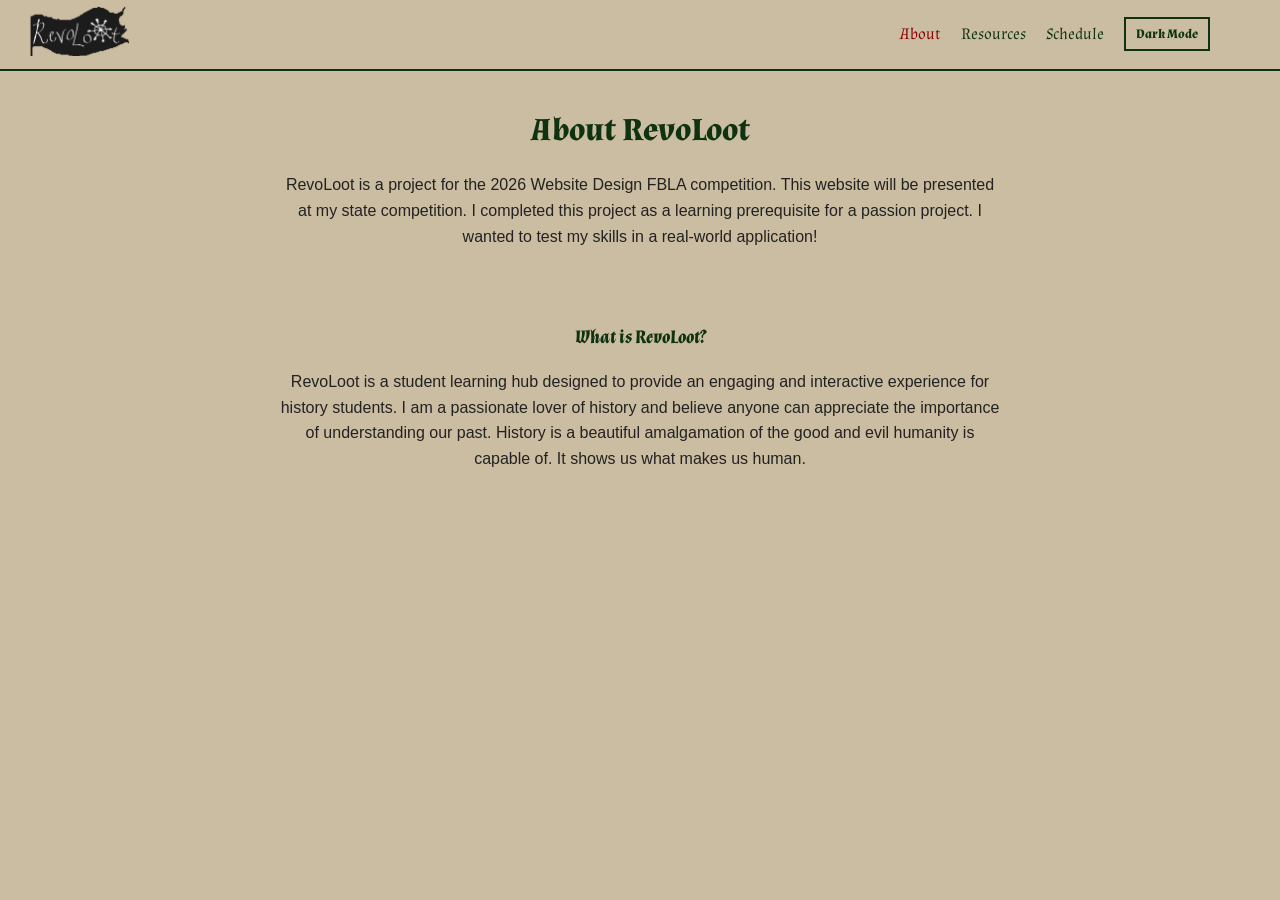
<file: about.html>
<!DOCTYPE html>
<html lang="en">
<head>
    <meta charset="UTF-8" />
    <meta name="viewport" content="width=device-width, initial-scale=1.0"/>
    <title>About</title>

    <link href="https://fonts.googleapis.com/css2?family=Almendra:wght@400;700&display=swap" rel="stylesheet">

    <style>
        :root {
            --deep-red: #8b0000;
            --gold: #c5a059;
            --dark-green: #0f3210;
            --beige: #cbbda1;
            --dark-bg: #1c1c1c;
            --card-dark: #1f1f1f;
            --text-dark: #222;
            --text-light: #fff;
        }

        body {
            margin: 0;
            font-family: "Montserrat", sans-serif;
            background: var(--beige);
            color: var(--text-dark);
            min-height: 100vh;
            transition: background 0.3s, color 0.3s;
        }

        body.dark {
            background: var(--dark-bg);
            color: var(--text-light);
        }

        body.dark .navbar {
            background: var(--dark-bg);
            border-bottom-color: var(--gold);
        }

        body.dark .nav-logo {
            color: var(--gold);
        }

        body.dark .nav-links a {
            color: var(--text-light);
        }

        body.dark .dark-toggle {
            background: var(--card-dark);
            color: var(--text-light);
            border-color: var(--gold);
        }

        body.dark .dark-toggle:hover {
            background-color: var(--deep-red);
        }

        .navbar {
            width: 100%;
            background: var(--beige);
            border-bottom: 2px solid var(--dark-green);
            padding: 5px 30px;
            display: flex;
            justify-content: space-between;
            align-items: center;
            font-family: "Almendra", serif;
            position: fixed;
            top: 0;
            left: 0;
            z-index: 1000;
        }

        .nav-logo {
            font-size: 24px;
            font-weight: bold;
            color: var(--dark-green);
            flex: 1;
        }

        .nav-links {
            display: flex;
            justify-content: flex-end;
            align-items: center;
            gap: 20px;
            flex: 2;
            margin: 0px;
        }

        .nav-links a {
            text-decoration: none;
            color: var(--dark-green);
            font-size: 16px;
            transition: color 0.3s;
        }
        .nav-right {
            display: flex;
            justify-content: flex-end;
            margin-right: 100px;
        }
        .nav-links a:hover,
        .nav-links a.active {
            color: var(--deep-red);
        }

        .dark-toggle {
            padding: 6px 10px;
            border: 2px solid var(--dark-green);
            background: var(--beige);
            cursor: pointer;
            font-family: "Almendra", serif;
            color: var(--dark-green);
            font-weight: bold;
            transition: 0.3s;
            position: relative;
            z-index: 1001;
        }

        .dark-toggle:hover {
            background-color: var(--gold);
            color: var(--text-dark);
        }

        .main {
            padding: 110px 30px 30px;
            max-width: 1000px;
            margin: 0 auto;
        }

        h1 {
            margin-top: 0;
            color: var(--dark-green);
            font-family: "Almendra", serif;
        }

        body.dark h1 {
            color: var(--gold);
        }

        h3 {
            color: var(--dark-green);
            font-family: "Almendra", serif;
            margin: 20px auto;
            font-style: italic;
        }
        
        body.dark h3 {
            color: var(--gold);
        }
        p {
            line-height: 1.6;
            max-width: 45rem;
            text-align: center;
            margin: 20px auto;
        }
        h1, h3 {
            text-align: center;
        }
    </style>
</head>
<body>
    <nav class="navbar">
        <div class="nav-logo">
            <a href="index.html"><img src="logo-2.png" alt="RevoLoot" width="100px"></a>
        </div>

        <div class="nav-links">
            <a href="about.html" class="active">About</a>
            <a href="Resources Page.html">Resources</a>
            <a href="Schedule Page.html">Schedule</a>
            <button class="dark-toggle" id="darkToggle">Dark Mode</button>
        </div>
        <div class="nav-right"> <!-- Empty div to push the dark mode button to the left --> 
        </div>
    </nav>

    <main class="main">
        <h1>About RevoLoot</h1>
       <p> RevoLoot is a project for the 2026 Website Design FBLA competition. This website will be presented at my state competition. I completed this project as a learning prerequisite for a passion project. I wanted to test my skills in a real-world application! </p>
       <br>
       <br>
    
       <h3>What is RevoLoot?</h3>
       <p>RevoLoot is a student learning hub designed to provide an engaging and interactive experience for history students. I am a passionate lover of history and believe anyone can appreciate the importance of understanding our past. History is a beautiful amalgamation of the good and evil humanity is capable of. It shows us what makes us human.</p>
    </main>

    <script>
        document.addEventListener('DOMContentLoaded', () => {
            const darkToggle = document.getElementById('darkToggle');
            if (!darkToggle) return;

            darkToggle.addEventListener('click', (e) => {
                e.preventDefault();
                e.stopPropagation();
                document.body.classList.toggle('dark');
                localStorage.setItem('darkMode', document.body.classList.contains('dark'));
            });

            if (localStorage.getItem('darkMode') === 'true') {
                document.body.classList.add('dark');
            }
        });
    </script>
</body>
</html>
</file>
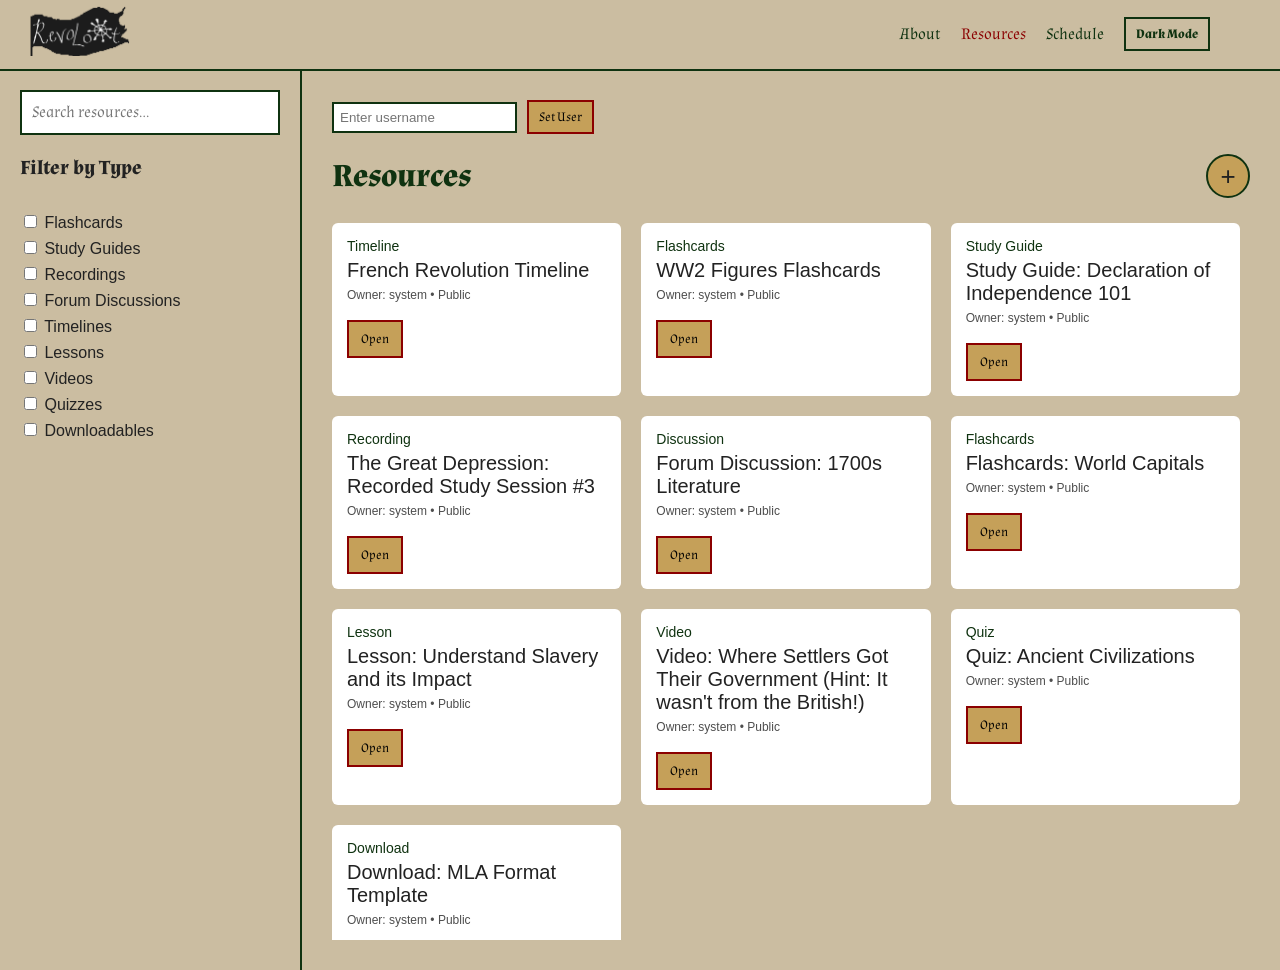
<file: Resources Page.html>
<!DOCTYPE html>
<html lang="en">
<head>
<meta charset="UTF-8">
<title>Resources</title>

<link href="https://fonts.googleapis.com/css2?family=Almendra:wght@400;700&display=swap" rel="stylesheet">

<style>
    :root {
        --deep-red: #8b0000;
        --gold: #c5a059;
        --dark-green: #0f3210;
        --beige: #cbbda1;
        --dark-bg: #1c1c1c;
        --card-dark: #1f1f1f;
        --text-dark: #222;
        --text-light: #fff;
    }

    body {
        margin: 0;
        font-family: "Montserrat", sans-serif;
        background: var(--beige);
        color: var(--text-dark);
        display: flex;
        height: 100vh;
        transition: background 0.3s, color 0.3s;
    }

    body.dark {
        background: var(--dark-bg);
        color: var(--text-light);
    }

    body.dark .sidebar {
        background: var(--dark-bg);
        border-right-color: var(--gold);
    }

    body.dark .sidebar input {
        background: var(--card-dark);
        color: var(--text-light);
        border-color: var(--mustard);
    }

    body.dark .main {
        background: var(--dark-bg);
    }

    body.dark .resource-card {
        background: var(--card-dark);
        border-color: var(--gold);
    }

    body.dark .modal {
        background: var(--card-dark);
        color: var(--text-light);
    }

    /* Sidebar */
    .sidebar {
        width: 260px;
        background: var(--beige);
        padding: 20px;
        border-right: 2px solid var(--dark-green);
        display: flex;
        flex-direction: column;
        gap: 20px;
    }

    .sidebar input {
        padding: 10px;
        border: 2px solid var(--dark-green);
        background: #fff;
        font-family: "Almendra", serif;
        font-size: 16px;
    }

    .filter-title {
        font-size: 20px;
        font-weight: bold;
        margin-bottom: 5px;
        font-family: "Almendra", serif;
    }

    .filters label {
        display: block;
        margin: 6px 0;
        cursor: pointer;
    }

    /* Main content */
    .main {
        flex: 1;
        padding: 30px;
        display: flex;
        flex-direction: column;
    }

    h1 {
        font-family: "Almendra", serif;
        color: var(--dark-green);
    }

     body.dark h1 {
        color: var(--gold);
     }
    .top-bar {
        display: flex;
        justify-content: space-between;
        align-items: center;
        margin-bottom: 10px;
    }

    .user-info {
        display: flex;
        gap: 10px;
        align-items: center;
    }

    .user-info input {
        padding: 6px;
        border: 2px solid var(--dark-green);
        font-family: "Montserrat", sans-serif;
    }

    .user-info button {
        padding: 6px 10px;
        border: 2px solid var(--deep-red);
        background: var(--gold);
        cursor: pointer;
        font-family: "Almendra", serif;
    }

    .dark-toggle {
        padding: 6px 10px;
        border: 2px solid var(--dark-green);
        background: var(--beige);
        cursor: pointer;
        font-family: "Almendra", serif;
        color: var(--dark-green);
        font-weight: bold;
        transition: 0.3s;
    }

    body.dark .dark-toggle {
        background: var(--card-dark);
        color: var(--text-light);
        border-color: var(--gold);
    }

    .dark-toggle:hover {
        background-color: var(--gold);
        color: var(--text-dark);
    }

    body.dark .dark-toggle:hover {
        background-color: var(--deep-red);
    }

    .main-header {
        display: flex;
        justify-content: space-between;
        align-items: center;
        margin-top: 10px;
    }

    .main-header h1 {
        margin: 0;
        font-size: 32px;
        color: var(--dark-green);
    }

    body.dark .main-header h1 {
        color: var(--gold);
    }

    /* Create Resource Icon */
    .create-icon {
        width: 40px;
        height: 40px;
        border-radius: 50%;
        background: var(--gold);
        border: 2px solid var(--dark-green);
        display: flex;
        justify-content: center;
        align-items: center;
        font-size: 26px;
        cursor: pointer;
    }

    /* Resource Grid */
    .resource-grid {
        margin-top: 25px;
        display: grid;
        grid-template-columns: repeat(auto-fill, minmax(240px, 1fr));
        gap: 20px;
        flex: 1;
        overflow-y: auto;
        padding-right: 10px;
    }

    .resource-card {
        background: #fff;
    
        padding: 15px;
        border-radius: 6px;
        transition: 0.2s;
    }

    .resource-card:hover {
        transform: scale(1.02);
        border-color: var(--deep-red);
        border: 2px solid var(--deep-red);
    }

    .resource-type {
        font-size: 14px;
        color: var(--dark-green);
        margin-bottom: 5px;
        text-transform: capitalize;
    }

    body.dark .resource-type {
        color: var(--gold);
    }

    .resource-title {
        font-size: 20px;
        margin-bottom: 6px;
    }

    .resource-meta {
        font-size: 12px;
        opacity: 0.8;
        margin-bottom: 8px;
    }

    .resource-actions button {
        margin-top: 10px;
        padding: 8px 12px;
        border: 2px solid var(--deep-red);
        background: var(--gold);
        cursor: pointer;
        font-family: "Almendra", serif;
    }

    /* Modal */
    .modal-bg {
        position: fixed;
        top: 0;
        left: 0;
        width: 100%;
        height: 100%;
        background: rgba(0,0,0,0.5);
        display: none;
        justify-content: center;
        align-items: center;
    }

    .modal {
        background: #fff;
        padding: 20px;
        border: 3px solid var(--dark-green);
        width: 350px;
        border-radius: 8px;
    }

    .modal h2 {
        margin-top: 0;
    }

    .modal input, .modal select {
        width: 100%;
        padding: 8px;
        margin: 8px 0;
        border: 2px solid var(--dark-green);
        font-family: "Almendra", serif;
    }

    .modal label {
        display: block;
        margin: 8px 0;
    }

    .modal button {
        padding: 10px 14px;
        background: var(--gold);
        border: 2px solid var(--deep-red);
        cursor: pointer;
        font-family: "Almendra", serif;
        margin-right: 8px;
    }
</style>
</head>

<body>
<!-- Navigation Bar -->
<style> 
    .navbar {
        width: 100%;
        background: var(--beige);
        border-bottom: 2px solid var(--dark-green);
        padding: 5px 30px;
        display: flex;
        justify-content: space-between;
    
        align-items: center;
        font-family: "Almendra", serif;
        position: fixed;
        top: 0;
        left: 0;
        z-index: 1000;
    }

    body.dark .navbar {
        background: var(--dark-bg);
        border-bottom-color: var(--gold);
    }

    .nav-logo {
        font-size: 24px;
        font-weight: bold;
        color: var(--dark-green);
       flex:1;
    }

    body.dark .nav-logo {
        color: var(--gold);
    }

    .nav-links {
        display: flex;
        justify-content: flex-end;
        align-items: center;
        gap: 20px;
        flex:2;
       margin: 0px;
    }

    .nav-links a {
        text-decoration: none;
        color: var(--dark-green);
        font-size: 16px;
        transition: color 0.3s;
        
    }
    
    .nav-right {
        display:flex;
        justify-content: flex-end;
        margin-right: 100px;
    }


    body.dark .nav-links a {
        color: var(--text-light);
    }

    .nav-links a:hover,
    .nav-links a.active {
        color: var(--deep-red);
    }

    body {
        padding-top: 70px;
    }
</style>
<nav class="navbar">
    <div class="nav-logo"><a href="index.html"><img src="logo-2.png" alt="RevoLoot" width="100px"></a></div>
    
    <div class="nav-links">
        <a href="about.html">About</a>
        <a href="Resources Page.html" class="active">Resources</a>
        <a href="Schedule Page.html">Schedule</a>
        <button class="dark-toggle" id="darkToggle">Dark Mode</button>
    </div>
   
     
  <!-- Right Side: Empty spacer to balance the layout -->
  <div class="nav-right"></div>
</nav> 

<!-- Sidebar -->
<div class="sidebar">
    <input id="searchInput" type="text" placeholder="Search resources...">
    

    <div class="filter-title">Filter by Type</div>
    <div class="filters">
        <label><input type="checkbox" class="filter" value="flashcards"> Flashcards</label>
        <label><input type="checkbox" class="filter" value="study guide"> Study Guides</label>
        <label><input type="checkbox" class="filter" value="recording"> Recordings</label>
        <label><input type="checkbox" class="filter" value="discussion"> Forum Discussions</label>
        <label><input type="checkbox" class="filter" value="timeline"> Timelines</label>
        <label><input type="checkbox" class="filter" value="lesson"> Lessons</label>
        <label><input type="checkbox" class="filter" value="video"> Videos</label>
        <label><input type="checkbox" class="filter" value="quiz"> Quizzes</label>
        <label><input type="checkbox" class="filter" value="download"> Downloadables</label>
    </div>
</div>

<!-- Main Content -->
<div class="main">
    <div class="top-bar">
        <div class="user-info">
            <input id="usernameInput" type="text" placeholder="Enter username">
            <button id="loginBtn">Set User</button>
            <span id="currentUserLabel"></span>
        </div>
        
    </div>

    <div class="main-header">
        <h1>Resources</h1>
        <div class="create-icon" id="openModal">+</div>
    </div>

    <div id="resourceGrid" class="resource-grid"></div>
</div>

<!-- Modal -->
<div class="modal-bg" id="modalBg">
    <div class="modal">
        <h2>Create Resource</h2>
        <input id="newTitle" type="text" placeholder="Resource Title">
        <select id="newType">
            <option value="lesson">Lesson</option>
            <option value="video">Video</option>
            <option value="quiz">Quiz</option>
            <option value="flashcards">Flashcards</option>
            <option value="study guide">Study Guide</option>
            <option value="recording">Recording</option>
            <option value="discussion">Forum Discussion</option>
            <option value="timeline">Timeline</option>
            <option value="download">Downloadable</option>
        </select>

        <label>
            <input type="checkbox" id="publicToggle" checked>
            Make public to all users
        </label>

        <label>
            Upload File:
            <input type="file" id="newFile">
        </label>

        <p style="text-align: center; margin: 8px 0;">- OR -</p>

        <input id="newUrl" type="text" placeholder="Resource URL (https://...)">

        <button id="createBtn">Create</button>
        <button id="cancelBtn">Cancel</button>
    </div>
</div>

<script>
    const STORAGE_KEY_RESOURCES = "study_resources";
    const STORAGE_KEY_USER = "study_current_user";
    const STORAGE_KEY_DARK = "darkMode";

    const grid = document.getElementById("resourceGrid");
    const searchInput = document.getElementById("searchInput");
    const filters = document.querySelectorAll(".filter");

    const modalBg = document.getElementById("modalBg");
    const openModal = document.getElementById("openModal");
    const createBtn = document.getElementById("createBtn");
    const cancelBtn = document.getElementById("cancelBtn");

    const usernameInput = document.getElementById("usernameInput");
    const loginBtn = document.getElementById("loginBtn");
    const currentUserLabel = document.getElementById("currentUserLabel");

    const darkToggle = document.getElementById("darkToggle");

    let resources = [];
    let currentUser = null;

    function loadInitialData() {
        const storedResources = localStorage.getItem(STORAGE_KEY_RESOURCES);
        if (storedResources) {
            resources = JSON.parse(storedResources);
        } else {
            resources = [
                { id: 1, title: "French Revolution Timeline", type: "timeline", owner: "system", isPublic: true },
                { id: 2, title: "WW2 Figures Flashcards", type: "flashcards", owner: "system", isPublic: true },
                { id: 3, title: "Study Guide: Declaration of Independence 101", type: "study guide", owner: "system", isPublic: true },
                { id: 4, title: "The Great Depression: Recorded Study Session #3", type: "recording", owner: "system", isPublic: true },
                { id: 5, title: "Forum Discussion: 1700s Literature", type: "discussion", owner: "system", isPublic: true },
                { id: 6, title: "Flashcards: World Capitals", type: "flashcards", owner: "system", isPublic: true },
                { id: 7, title: "Lesson: Understand Slavery and its Impact", type: "lesson", owner: "system", isPublic: true },
                { id: 8, title: "Video: Where Settlers Got Their Government (Hint: It wasn't from the British!)", type: "video", owner: "system", isPublic: true },
                { id: 9, title: "Quiz: Ancient Civilizations", type: "quiz", owner: "system", isPublic: true },
                { id: 10, title: "Download: MLA Format Template", type: "download", owner: "system", isPublic: true }
            ];
            saveResources();
        }

        const storedUser = localStorage.getItem(STORAGE_KEY_USER);
        if (storedUser) {
            currentUser = storedUser;
            usernameInput.value = currentUser;
            updateUserLabel();
        }

        const storedDark = localStorage.getItem(STORAGE_KEY_DARK);
        if (storedDark === "true") {
            document.body.classList.add("dark");
        }
    }

    function saveResources() {
        localStorage.setItem(STORAGE_KEY_RESOURCES, JSON.stringify(resources));
    }

    function updateUserLabel() {
        if (currentUser) {
            currentUserLabel.textContent = `Current user: ${currentUser}`;
        } else {
            currentUserLabel.textContent = "";
        }
    }

    function renderResources() {
        const searchTerm = searchInput.value.toLowerCase();
        const activeFilters = [...filters].filter(f => f.checked).map(f => f.value);

        grid.innerHTML = "";

        resources
            .filter(r => {
                if (!r.isPublic && r.owner !== currentUser) return false;
                return true;
            })
            .filter(r => r.title.toLowerCase().includes(searchTerm))
            .filter(r => activeFilters.length === 0 || activeFilters.includes(r.type))
            .forEach(r => {
                const card = document.createElement("div");
                card.className = "resource-card";
                const visibility = r.isPublic ? "Public" : "Private";
                const ownerText = r.owner ? r.owner : "Unknown";
                card.innerHTML = `
                    <div class="resource-type">${r.type}</div>
                    <div class="resource-title">${r.title}</div>
                    <div class="resource-meta">Owner: ${ownerText} • ${visibility}</div>
                    <div class="resource-actions">
                        <button class="openBtn">Open</button>
                    </div>
                `;
                const openBtn = card.querySelector(".openBtn");
                openBtn.onclick = () => {
                    if (r.owner === "system") {
                        alert("Because this website is part of a demo, there is no resource available right now. Thank you for testing this site.");
                    } else {
                        alert(`Thanks for opening ${r.title}! This is just a website demo so real content will be added later.`);
                    }
                };
                grid.appendChild(card);
            });
    }

    searchInput.addEventListener("input", renderResources);
    filters.forEach(f => f.addEventListener("change", renderResources));

    // Modal logic
    openModal.onclick = () => {
        if (!currentUser) {
            alert("Set a username first so we can assign the resource to you.");
            return;
        }
        modalBg.style.display = "flex";
    };

    cancelBtn.onclick = () => {
        document.getElementById("newFile").value = "";
        document.getElementById("newUrl").value = "";
        modalBg.style.display = "none";
    };

    modalBg.onclick = (e) => {
        if (e.target === modalBg) modalBg.style.display = "none";
    };

    createBtn.onclick = () => {
        const title = document.getElementById("newTitle").value.trim();
        const type = document.getElementById("newType").value;
        const isPublic = document.getElementById("publicToggle").checked;
        const fileInput = document.getElementById("newFile");
        const urlInput = document.getElementById("newUrl").value.trim();

        if (title === "") {
            alert("Please enter a title.");
            return;
        }

        const hasFile = fileInput && fileInput.files.length > 0;
        const hasUrl = urlInput.length > 0;

        if (!hasFile && !hasUrl) {
            alert("please upload your resource first");
            return;
        }

        let resourceUrl = "";
        if (hasUrl) {
            resourceUrl = urlInput;
        } else if (hasFile) {
            const file = fileInput.files[0];
            resourceUrl = URL.createObjectURL(file);
        }

        const newResource = {
            id: Date.now(),
            title,
            type,
            owner: currentUser || "unknown",
            isPublic,
            fileUrl: resourceUrl
        };

        resources.push(newResource);
        saveResources();
        renderResources();
        document.getElementById("newTitle").value = "";
        document.getElementById("newType").value = "lesson";
        document.getElementById("publicToggle").checked = true;
        fileInput.value = "";
        document.getElementById("newUrl").value = "";
        modalBg.style.display = "none";
    };

    // User logic
    loginBtn.onclick = () => {
        const name = usernameInput.value.trim();
        if (!name) {
            alert("Please enter a username.");
            return;
        }
        currentUser = name;
        localStorage.setItem(STORAGE_KEY_USER, currentUser);
        updateUserLabel();
        renderResources();
    };

    // Dark mode
    darkToggle.onclick = () => {
        document.body.classList.toggle("dark");
        const isDark = document.body.classList.contains("dark");
        localStorage.setItem(STORAGE_KEY_DARK, isDark ? "true" : "false");
    };

    loadInitialData();
    renderResources();
</script>

</body>
</file>
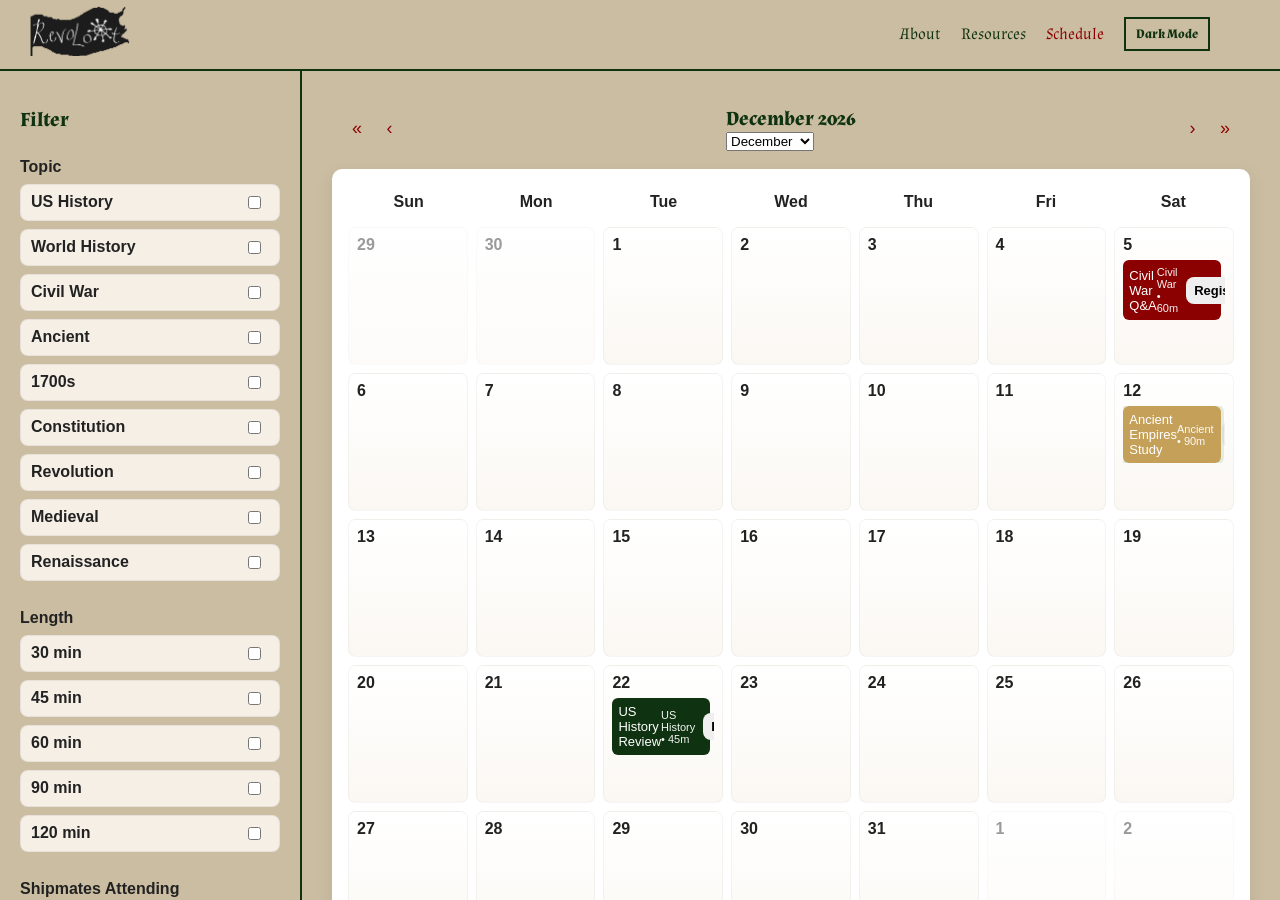
<file: Schedule Page.html>
<!DOCTYPE html>
<html lang="en">
<head>
    <meta charset="UTF-8">
    <meta name="viewport" content="width=device-width, initial-scale=1.0">
    <title>Schedule</title>

    <link href="https://fonts.googleapis.com/css2?family=Almendra:wght@400;700&display=swap" rel="stylesheet">

    <style>
        :root {
            --deep-red: #8b0000;
            --gold: #c5a059;
            --dark-green: #0f3210;
            --beige: #cbbda1;
            --dark-bg: #1c1c1c;
            --card-dark: #1f1f1f;
            --text-dark: #222;
            --text-light: #fff;
        }

        body {
            margin: 0;
            font-family: "Montserrat", sans-serif;
            background: var(--beige);
            color: var(--text-dark);
            display: flex;
            height: 100vh;
            transition: background 0.3s, color 0.3s;
        }

        body.dark {
            background: var(--dark-bg);
            color: var(--text-light);
        }

        body.dark .sidebar {
            background: var(--dark-bg);
            border-right-color: var(--gold);
        }

        body.dark .main {
            background: var(--dark-bg);
        }

        body.dark .calendar {
            background: var(--card-dark);
            color: var(--text-light);
        }

        body.dark .day {
            background: rgba(255,255,255,0.05);
            border-color: var(--gold);
        }

        body.dark .day .date {
            color: var(--text-light);
        }

        body.dark .modal-panel {
            background: var(--card-dark);
            color: var(--text-light);
        }

        /* Sidebar */
        .sidebar {
            width: 260px;
            background: var(--beige);
            padding: 20px;
            border-right: 2px solid var(--dark-green);
            display: flex;
            flex-direction: column;
            gap: 20px;
            margin-top: 70px;
            overflow-y: auto;
        }

        .sidebar input {
            padding: 10px;
            border: 2px solid var(--dark-green);
            background: #fff;
            font-family: "Almendra", serif;
            font-size: 16px;
        }

        body.dark .sidebar input {
            background: var(--card-dark);
            color: var(--text-light);
            border-color: var(--gold);
        }

        .filter-title {
            font-size: 20px;
            font-weight: bold;
            margin-bottom: 5px;
            font-family: "Almendra", serif;
            color: var(--dark-green);
        }

        body.dark .filter-title {
            color: var(--gold);
        }

        .filter-group {
            margin-bottom: 8px;
        }

        .filter-label {
            display: block;
            font-weight: 600;
            margin-bottom: 8px;
            color: var(--text-dark);
        }

        body.dark .filter-label {
            color: var(--text-light);
        }

        .filters label {
            display: block;
            margin: 6px 0;
            cursor: pointer;
        }

        /* Main content */
        .main {
            flex: 1;
            padding: 30px;
            display: flex;
            flex-direction: column;
            margin-top: 70px;
            overflow-y: auto;
        }

        /* Calendar specific styles */
        .calendar-header {
            display: flex;
            align-items: center;
            justify-content: space-between;
            margin-bottom: 12px;
            background: transparent;
            padding: 6px 10px;
        }

        .calendar {
            background: #fff;
            border-radius: 10px;
            padding: 16px;
            box-shadow: 0 6px 18px rgba(0,0,0,0.08);
        }

        .weekdays {
            display: grid;
            grid-template-columns: repeat(7, 1fr);
            gap: 6px;
            margin-bottom: 8px;
        }

        .weekday {
            font-weight: 700;
            color: var(--text-dark);
            text-align: center;
            padding: 8px 0;
        }

        body.dark .weekday {
            color: var(--text-light);
        }

        .grid {
            display: grid;
            grid-template-columns: repeat(7, 1fr);
            gap: 8px;
        }

        .day {
            min-height: 120px;
            padding: 8px;
            border-radius: 8px;
            background: linear-gradient(180deg, #fff, #fbf8f3);
            border: 1px solid rgba(0,0,0,0.04);
            position: relative;
            overflow: hidden;
        }

        .day.other {
            opacity: 0.45;
        }

        .day .date {
            font-weight: 700;
            color: var(--text-dark);
            margin-bottom: 6px;
        }

        .events {
            display: flex;
            flex-direction: column;
            gap: 6px;
            max-height: 84px;
            overflow: auto;
            padding-right: 4px;
        }

        .event {
            background: linear-gradient(90deg, var(--deep-red), var(--gold));
            color: #fff;
            padding: 6px;
            border-radius: 6px;
            font-size: 13px;
            display: flex;
            justify-content: space-between;
            align-items: center;
        }

        .event .event-meta {
            font-size: 11px;
            opacity: 0.95;
        }

        .event .event-actions {
            margin-left: 8px;
        }

        .event.registered {
            outline: 3px solid rgba(43, 120, 43, 0.12);
        }

        /* Topic-based event colors */
        .event.civil-war {
            background: linear-gradient(90deg, var(--deep-red), #8b0000);
        }

        .event.ancient-study {
            background: linear-gradient(90deg, var(--gold), #c5a059);
        }

        .event.us-history {
            background: linear-gradient(90deg, var(--dark-green), #0f3210);
        }

        /* Modal */
        .modal {
            position: fixed;
            inset: 0;
            display: none;
            align-items: center;
            justify-content: center;
            background: rgba(0, 0, 0, 0.35);
            z-index: 40;
        }

        .modal[aria-hidden="false"] {
            display: flex;
        }

        .modal-panel {
            background: #fff;
            padding: 18px;
            border-radius: 12px;
            width: 420px;
            box-shadow: 0 20px 40px rgba(0, 0, 0, 0.25);
        }

        .modal-panel form {
            display: flex;
            flex-direction: column;
            gap: 10px;
        }

        .modal-panel label {
            display: flex;
            flex-direction: column;
            font-weight: 600;
            color: var(--text-dark);
        }

        body.dark .modal-panel label {
            color: var(--text-light);
        }

        .modal-panel input, .modal-panel select {
            padding: 8px;
            border-radius: 8px;
            border: 1px solid rgba(0, 0, 0, 0.08);
        }

        body.dark .modal-panel input, body.dark .modal-panel select {
            background: var(--card-dark);
            color: var(--text-light);
            border-color: var(--gold);
        }

        .friends-fieldset {
            border: 1px dashed rgba(0, 0, 0, 0.06);
            padding: 8px;
            border-radius: 8px;
        }

        #friendsList {
            display: flex;
            flex-wrap: wrap;
            gap: 8px;
        }

        .friend-checkbox {
            display: flex;
            align-items: center;
            gap: 6px;
            background: #f7f3ee;
            padding: 6px 8px;
            border-radius: 8px;
        }

        body.dark .friend-checkbox {
            background: var(--card-dark);
            border: 1px solid var(--gold);
        }

        /* Buttons */
        .btn {
            padding: 10px 14px;
            border-radius: 8px;
            border: 0;
            font-weight: 700;
            cursor: pointer;
        }

        .btn-primary {
            background: var(--deep-red);
            color: #fff;
        }

        .btn-outline {
            background: transparent;
            border: 2px solid var(--deep-red);
            color: var(--deep-red);
        }

        body.dark .btn-outline {
            border-color: var(--gold);
            color: var(--gold);
        }

        .btn-sm {
            padding: 6px 8px;
            font-size: 13px;
        }

        .icon-btn {
            background: transparent;
            border: 0;
            font-size: 18px;
            padding: 6px 10px;
            cursor: pointer;
            color: var(--deep-red);
        }

        body.dark .icon-btn {
            color: var(--gold);
        }

        .spacer {
            flex: 1;
        }

        .h3 {
            font-size: 18px;
            margin: 0 0 8px 0;
            color: var(--deep-red);
        }

        body.dark .h3 {
            color: var(--gold);
        }

        .h2 {
            font-size: 20px;
            margin: 0;
            color: var(--dark-green);
            font-family: "Almendra", serif;
        }

        body.dark .h2 {
            color: var(--gold);
        }

        .chips {
            display: flex;
            flex-direction: column;
            gap: 8px;
        }

        .chip {
            display: flex;
            align-items: center;
            justify-content: space-between;
            background: #f5efe6;
            border-radius: 8px;
            padding: 8px 10px;
            border: 1px solid rgba(0, 0, 0, 0.06);
            cursor: pointer;
            color: #222;
            font-weight: 600;
        }

        .chip input {
            margin-right: 8px;
        }

        body.dark .chip {
            background: rgba(255, 255, 255, 0.1);
            border-color: var(--gold);
            color: var(--text-light);
        }

        /* Navigation Bar */
        .navbar {
            width: 100%;
            background: var(--beige);
            border-bottom: 2px solid var(--dark-green);
            padding: 5px 30px;
            display: flex;
            justify-content: space-between;
            align-items: center;
            font-family: "Almendra", serif;
            position: fixed;
            top: 0;
            left: 0;
            z-index: 1000;
        }

        body.dark .navbar {
            background: var(--dark-bg);
            border-bottom-color: var(--gold);
        }

        .nav-logo {
            font-size: 24px;
            font-weight: bold;
            color: var(--dark-green);
            flex: 1;
        }

        body.dark .nav-logo {
            color: var(--gold);
        }

        .nav-links {
            display: flex;
            justify-content: flex-end;
            align-items: center;
            gap: 20px;
            flex: 2;
            margin: 0px;
        }

        .nav-links a {
            text-decoration: none;
            color: var(--dark-green);
            font-size: 16px;
            transition: color 0.3s;
        }

        .nav-right {
            display: flex;
            justify-content: flex-end;
            margin-right: 100px;
        }

        body.dark .nav-links a {
            color: var(--text-light);
        }

        .nav-links a:hover,
        .nav-links a.active {
            color: var(--deep-red);
        }

        .dark-toggle {
            padding: 6px 10px;
            border: 2px solid var(--dark-green);
            background: var(--beige);
            cursor: pointer;
            font-family: "Almendra", serif;
            color: var(--dark-green);
            font-weight: bold;
            transition: 0.3s;
            pointer-events: auto;
            z-index: 1001;
            position: relative;
        }

        body.dark .dark-toggle {
            background: var(--card-dark);
            color: var(--text-light);
            border-color: var(--gold);
        }

        .dark-toggle:hover {
            background-color: var(--gold);
            color: var(--text-dark);
        }

        body.dark .dark-toggle:hover {
            background-color: var(--deep-red);
        }

        /* small screens */
        @media (max-width: 900px) {
            .sidebar {
                width: 100%;
            }

            .main {
                width: 100%;
            }
        }
    </style>
</head>
<body>

<nav class="navbar">
    <div class="nav-logo"><a href="index.html"><img src="logo-2.png" alt="RevoLoot" width="100px"></a></div>
    
    <div class="nav-links">
        <a href="about.html">About</a>
        <a href="Resources Page.html">Resources</a>
        <a href="Schedule Page.html" class="active">Schedule</a>
        <button class="dark-toggle" id="darkToggle">Dark Mode</button>
    </div>
   
    <div class="nav-right"></div>
</nav>

<aside class="sidebar">
  <h2 class="filter-title">Filter</h2>

  <div class="filter-group">
    <label class="filter-label">Topic</label>
    <div id="topicFilters" class="chips"></div>
  </div>

  <div class="filter-group">
    <label class="filter-label">Length</label>
    <div id="lengthFilters" class="chips"></div>
  </div>

  <div class="filter-group">
    <label class="filter-label">Shipmates Attending</label>
    <div id="friendFilters" class="chips"></div>
  </div>

  <button id="connectCalendar" class="btn btn-outline">Connect your calendar</button>
  <div class="spacer"></div>
  <button id="createSessionBtn" class="btn btn-primary">Create Session</button>
</aside>

<main class="main">
  <header class="calendar-header">
    <div class="nav">
      <button id="prevYear" class="icon-btn">«</button>
      <button id="prevMonth" class="icon-btn">‹</button>
    </div>

    <div class="title">
      <h1 id="monthYear" class="h2"></h1>
      <div class="controls">
        <select id="monthSelect" aria-label="Select Month">
          <option value="0">January</option>
          <option value="1">February</option>
          <option value="2">March</option>
          <option value="3">April</option>
          <option value="4">May</option>
          <option value="5">June</option>
          <option value="6">July</option>
          <option value="7">August</option>
          <option value="8">September</option>
          <option value="9">October</option>
          <option value="10">November</option>
          <option value="11">December</option>
        </select>
      </div>
    </div>

    <div class="nav">
      <button id="nextMonth" class="icon-btn">›</button>
      <button id="nextYear" class="icon-btn">»</button>
    </div>
  </header>

  <div id="calendar" class="calendar" aria-live="polite"></div>
</main>

<!-- Create / Edit Modal -->
<div id="modal" class="modal" aria-hidden="true">
  <div class="modal-panel" role="dialog" aria-modal="true" aria-labelledby="modalTitle">
    <h3 id="modalTitle" class="h3">Create Study Session</h3>
    <form id="eventForm">
      <label>Title
        <input name="title" required />
      </label>

      <label>Date
        <input type="date" name="date" required />
      </label>

      <label>Start time
        <input type="time" name="start" required />
      </label>

      <label>Length (minutes)
        <input type="number" name="length" min="15" step="15" value="60" required />
      </label>

      <label>Topic
        <select name="topic" id="topicSelect" required></select>
      </label>

      <fieldset class="friends-fieldset">
        <legend>Invite Friends</legend>
        <div id="friendsList"></div>
      </fieldset>

      <div class="modal-actions">
        <button type="submit" class="btn btn-primary">Save</button>
        <button type="button" id="cancelBtn" class="btn btn-outline">Cancel</button>
      </div>
    </form>
  </div>
</div>

<template id="eventTemplate">
  <div class="event">
    <div class="event-title"></div>
    <div class="event-meta"></div>
    <div class="event-actions">
      <button class="btn btn-sm btn-register">Register</button>
    </div>
  </div>
</template>

<script src="app.js"></script>
<script>
  // Dark mode toggle
  document.addEventListener('DOMContentLoaded', () => {
    const darkToggle = document.getElementById('darkToggle');
    if (darkToggle) {
      darkToggle.addEventListener('click', (e) => {
        e.preventDefault();
        e.stopPropagation();
        document.body.classList.toggle('dark');
        localStorage.setItem('darkMode', document.body.classList.contains('dark'));
      });
      
      // Restore dark mode preference
      if (localStorage.getItem('darkMode') === 'true') {
        document.body.classList.add('dark');
      }
    }
  });
</script>
</body>
</html>
</file>
